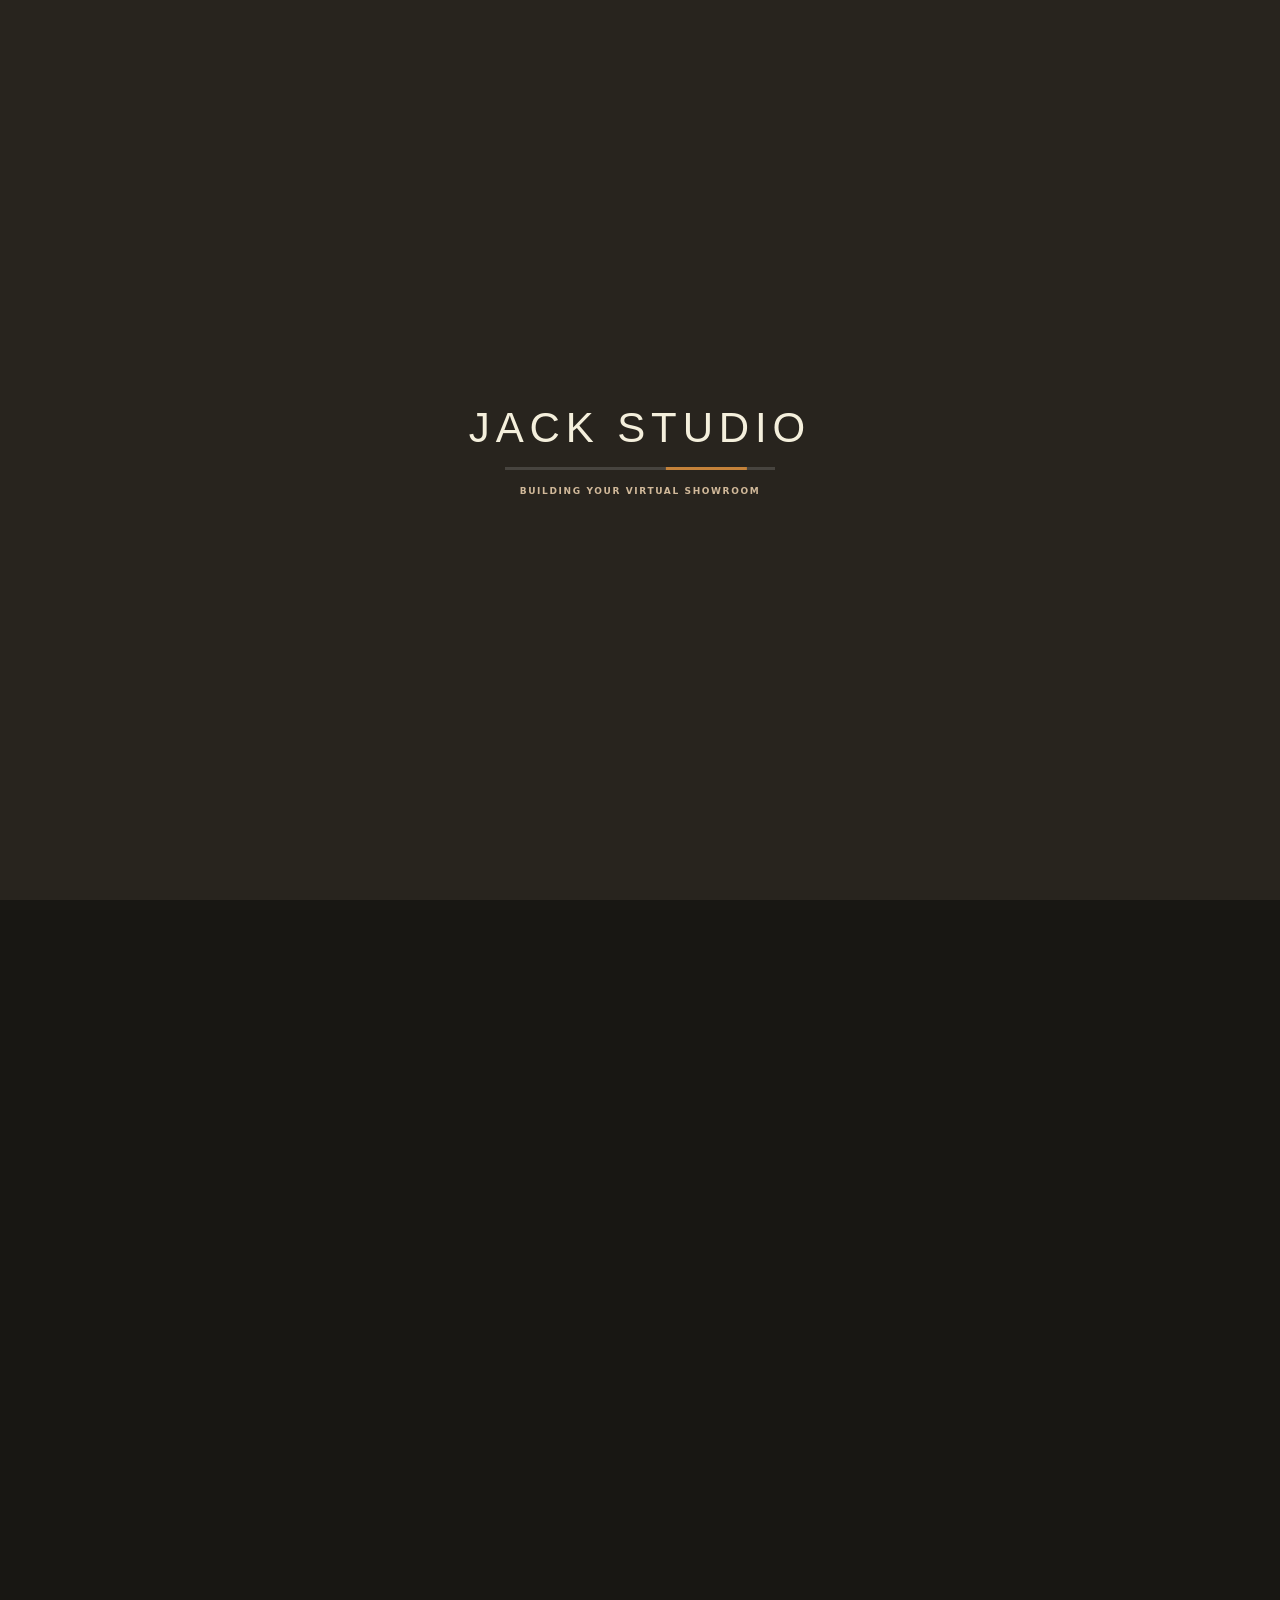
<file: index.html>
<!DOCTYPE html>
<html>
<head>
  <meta charset="UTF-8">
  <title>Jack Studio 3D Showroom</title>
  <meta http-equiv="refresh"
    content="0; url=./JackStudio_Matterport_Concept_V5/">
</head>
<body>
  <a href="./JackStudio_Matterport_Concept_V5/">
    Enter Jack Studio Showroom
  </a>
</body>
</html>
</file>
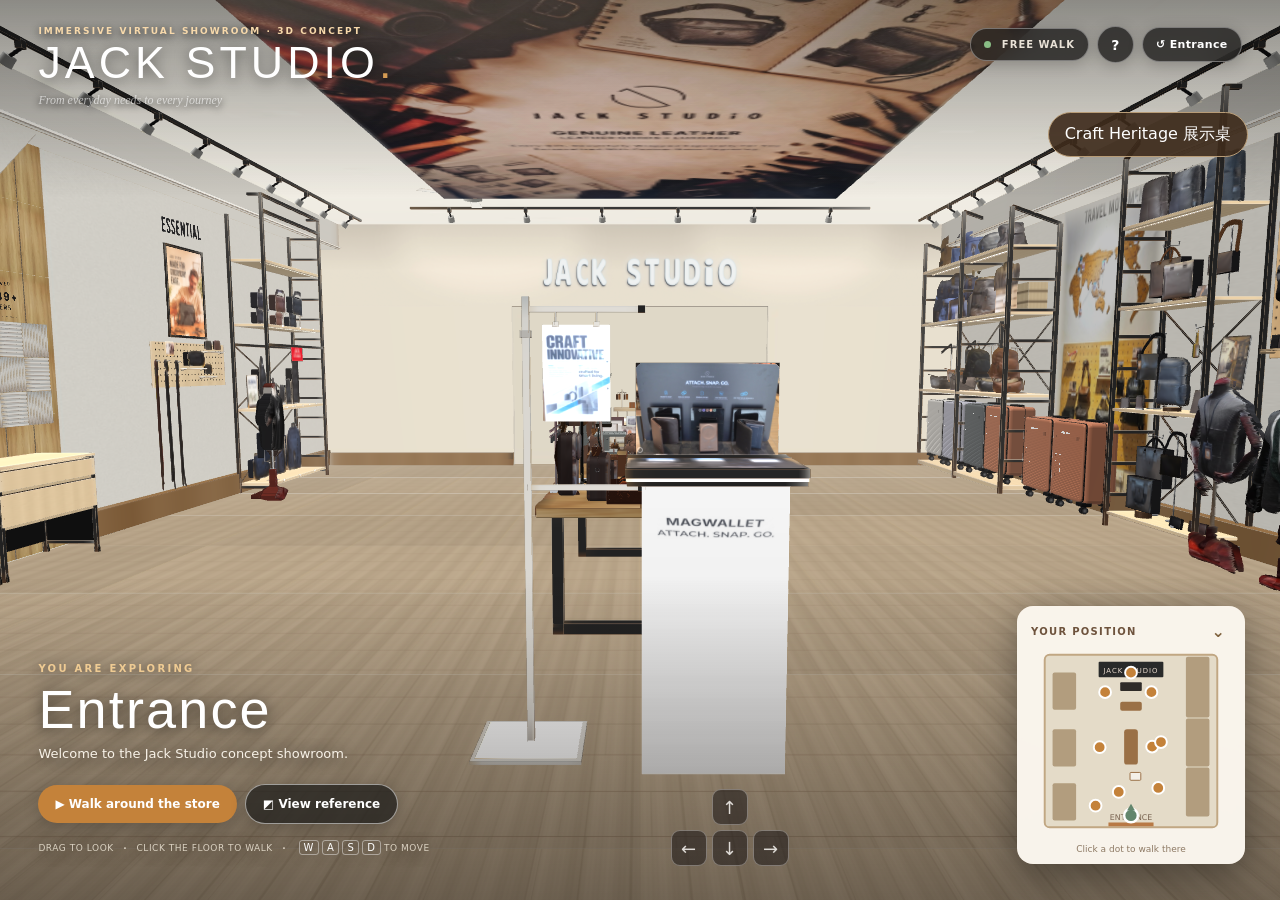
<file: JackStudio_Matterport_Concept_V5/index.html>
<!doctype html>
<html lang="en">
<head>
<meta charset="utf-8"><meta name="viewport" content="width=device-width,initial-scale=1,viewport-fit=cover">
<title>Jack Studio | Immersive 3D Walkthrough Concept</title>
<link rel="stylesheet" href="style.css?v=202611021700">
</head>
<body>
<main id="experience">
  <canvas id="world" aria-label="Interactive three-dimensional showroom"></canvas>
  <div id="shade"></div>
  <div id="navspots"></div>
  <div id="aim"><span></span></div>
  <div class="topbar">
    <div class="brand"><div class="overline">IMMERSIVE VIRTUAL SHOWROOM · 3D CONCEPT</div><div class="wordmark">JACK STUDIO<span class="dot">.</span></div><div class="subtitle">From everyday needs to every journey</div></div>
    <div class="top-controls">
      <span id="status" class="status"><i></i> FREE WALK</span>
      <button id="help" class="glass icon" title="How to explore">?</button>
      <button id="restart" class="glass">↺ <span>Entrance</span></button>
    </div>
  </div>
  <section id="bottom-left">
    <div class="kicker">YOU ARE EXPLORING</div>
    <div id="areaTitle">Entrance</div>
    <div id="areaDescription">Step into the Jack Studio concept store.</div>
    <div class="action-row">
      <button id="autoTour" class="primary">▶ <span>Walk around the store</span></button>
      <button id="stopTour" class="ghost" hidden>■ Stop tour</button>
      <button id="viewPhoto" class="ghost">◩ <span>View reference</span></button>
    </div>
    <div class="hint">DRAG TO LOOK <b>·</b> CLICK THE FLOOR TO WALK <b>·</b> <kbd>W</kbd><kbd>A</kbd><kbd>S</kbd><kbd>D</kbd> TO MOVE</div>
  </section>
  <aside id="mapContainer">
    <div class="mapHeader"><span>YOUR POSITION</span><button id="mapToggle" title="Toggle map">⌄</button></div>
    <svg id="floorMap" viewBox="0 0 204 196" role="img" aria-label="Approximate showroom map and destinations">
      <rect x="14" y="10" width="176" height="176" rx="5" fill="#e4dbc8" stroke="#c1a783" stroke-width="2" />
      <rect x="22" y="28" width="24" height="38" rx="2" fill="#b29d7e"/>
      <rect x="22" y="86" width="24" height="38" rx="2" fill="#b29d7e"/>
      <rect x="22" y="141" width="24" height="38" rx="2" fill="#b29d7e"/>
      <rect x="158" y="12" width="24" height="62" rx="2" fill="#b29d7e"/>
      <rect x="158" y="75" width="24" height="49" rx="2" fill="#b29d7e"/>
      <rect x="158" y="125" width="24" height="50" rx="2" fill="#b29d7e"/>
      <rect x="95" y="86" width="14" height="36" rx="3" fill="#9a7046"/>
      <rect x="101" y="130" width="11" height="8" rx="1" fill="#f4f0e8" stroke="#9a7046"/>
      <rect x="69" y="17" width="66" height="16" rx="1" fill="#292a2a"/>
      <text x="102" y="29" fill="#ebddd1" font-size="7" text-anchor="middle" letter-spacing="1">JACK STUDIO</text>
      <path d="M79 183 H125" stroke="#b87945" stroke-width="4"/>
      <text x="102" y="179" text-anchor="middle" fill="#796451" font-size="8">ENTRANCE</text>
      <rect x="91" y="58" width="22" height="9" rx="2" fill="#9a7046"/>
      <rect x="91" y="38" width="22" height="9" rx="1" fill="#2f2b28"/>
      <g id="mapStops"></g>
      <g id="mapDot"><circle r="7" fill="#63866d" stroke="white" stroke-width="2.5"/><path id="mapPointer" d="M0 -12 L-4 -5 L4 -5Z" fill="#63866d"/></g>
    </svg>
    <div class="mapFooter">Click a dot to walk there</div>
  </aside>
  <nav id="craftViews" hidden aria-label="Craft Heritage views"><button data-craft-view="front">正面</button><button data-craft-view="back">背面</button><button data-craft-view="left">左侧</button><button data-craft-view="right">右侧</button></nav><button id="focusCraft">Craft Heritage 展示桌</button><div id="movementPad"><button data-key="w" class="pad up" aria-label="Forward">↑</button><button data-key="a" class="pad left" aria-label="Left">←</button><button data-key="s" class="pad down" aria-label="Back">↓</button><button data-key="d" class="pad right" aria-label="Right">→</button></div>
  <div id="toast" role="status"></div>
  <div id="loading"><div class="loadbox"><span>JACK STUDIO</span><div class="loadtrack"><i></i></div><small>BUILDING YOUR VIRTUAL SHOWROOM</small></div></div>
  <section id="photoModal" hidden>
    <div class="modal">
      <div class="modalTop"><div><div class="kicker">REFERENCE FROM YOUR PHOTOGRAPHS</div><h2 id="photoTitle">Urban Carry</h2></div><button id="closePhoto">✕ CLOSE</button></div>
      <img id="realPhoto" alt="Actual uploaded Jack Studio showroom photograph">
      <div class="modalBottom"><p>This is one of the original store photos. The surrounding 3D room is a reconstructed concept, not a measured 3D scan.</p><button id="returnRoom">Return to showroom →</button></div>
    </div>
  </section>
  <section id="helpModal" hidden><div class="helpbox"><button id="closeHelp">✕</button><div class="kicker">INTERACTIVE 3D CONCEPT</div><h2>Explore Jack Studio</h2><p>Unlike the previous photo-switching demos, this is a walkable 3D space. Walls, display shelves, islands and products stay in place while you move around them.</p><ul><li><b>Drag</b> to turn your head 360°.</li><li><b>Click the floor</b> to walk through the room.</li><li><b>WASD / ↑↓←→</b> to move and rotate, or use mobile arrows.</li><li><b>Walk around the store</b> to take a guided 3D circuit, without playing any video.</li><li><b>Click white floor markers or the map</b> to walk directly to a display.</li><li><b>View reference</b> to see an actual photo of the corresponding shelf.</li></ul><p class="disclaimer">Concept only: layout, scale, unsupplied angles and product geometry are estimated. Your uploaded photos are incorporated as display textures; this is not a photogrammetry scan or Matterport export.</p><button id="startFromHelp" class="primary">Explore showroom →</button></div></section>
</main>
<script src="assets/atlas-data.js?v=202610311407"></script>
<script src="assets/sprite-data.js?v=202610311407"></script>
<script src="assets/decal-data.js?v=202610311407"></script>
<script src="assets/lightbox-data.js?v=202610311407"></script>
<script src="assets/mannequin-data.js?v=202610311407"></script>
<script src="assets/gift-data.js?v=202610311407"></script>
<script src="assets/heritage-data.js?v=202611021700"></script>
<script src="assets/urban-data.js?v=202610311407"></script>
<script src="assets/pro-data.js?v=202611021800"></script>
<script src="app.js?v=202611021800"></script>
</body>
</html>
</file>
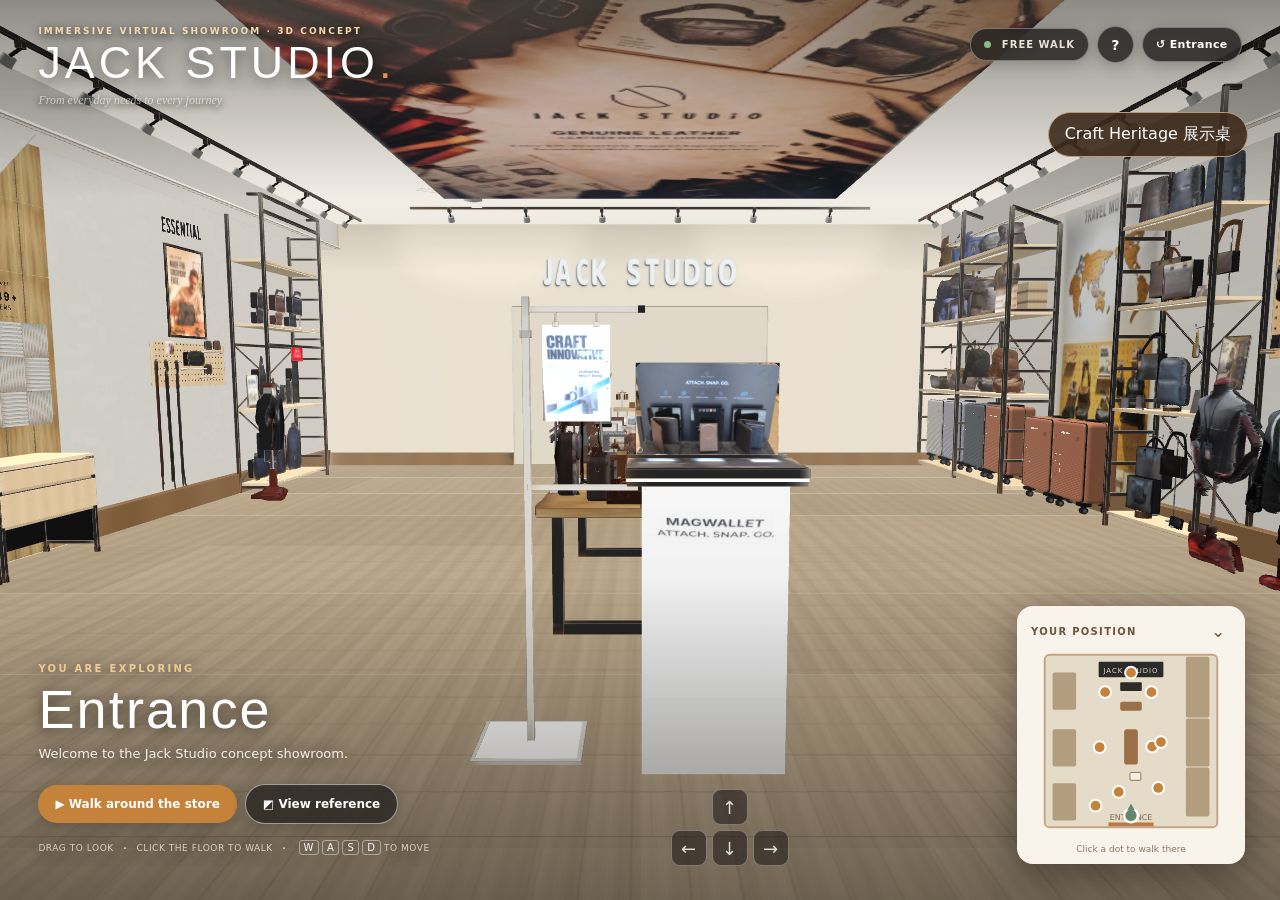
<file: JackStudio_Matterport_Concept_V6/index.html>
<!doctype html>
<html lang="en">
<head>
<meta charset="utf-8"><meta name="viewport" content="width=device-width,initial-scale=1,viewport-fit=cover">
<title>Jack Studio | Immersive 3D Walkthrough Concept</title>
<link rel="stylesheet" href="style.css?v=202611241230">
</head>
<body>
<main id="experience">
  <canvas id="world" aria-label="Interactive three-dimensional showroom"></canvas>
  <div id="shade"></div>
  <div id="navspots"></div>
  <div id="aim"><span></span></div>
  <div class="topbar">
    <div class="brand"><div class="overline">IMMERSIVE VIRTUAL SHOWROOM · 3D CONCEPT</div><div class="wordmark">JACK STUDIO<span class="dot">.</span></div><div class="subtitle">From everyday needs to every journey</div></div>
    <div class="top-controls">
      <span id="status" class="status"><i></i> FREE WALK</span>
      <button id="help" class="glass icon" title="How to explore">?</button>
      <button id="restart" class="glass">↺ <span>Entrance</span></button>
    </div>
  </div>
  <section id="bottom-left">
    <div class="kicker">YOU ARE EXPLORING</div>
    <div id="areaTitle">Entrance</div>
    <div id="areaDescription">Step into the Jack Studio concept store.</div>
    <div class="action-row">
      <button id="autoTour" class="primary">▶ <span>Walk around the store</span></button>
      <button id="stopTour" class="ghost" hidden>■ Stop tour</button>
      <button id="viewPhoto" class="ghost">◩ <span>View reference</span></button>
    </div>
    <div class="hint">DRAG TO LOOK <b>·</b> CLICK THE FLOOR TO WALK <b>·</b> <kbd>W</kbd><kbd>A</kbd><kbd>S</kbd><kbd>D</kbd> TO MOVE</div>
  </section>
  <aside id="mapContainer">
    <div class="mapHeader"><span>YOUR POSITION</span><button id="mapToggle" title="Toggle map">⌄</button></div>
    <svg id="floorMap" viewBox="0 0 204 196" role="img" aria-label="Approximate showroom map and destinations">
      <rect x="14" y="10" width="176" height="176" rx="5" fill="#e4dbc8" stroke="#c1a783" stroke-width="2" />
      <rect x="22" y="28" width="24" height="38" rx="2" fill="#b29d7e"/>
      <rect x="22" y="86" width="24" height="38" rx="2" fill="#b29d7e"/>
      <rect x="22" y="141" width="24" height="38" rx="2" fill="#b29d7e"/>
      <rect x="158" y="12" width="24" height="62" rx="2" fill="#b29d7e"/>
      <rect x="158" y="75" width="24" height="49" rx="2" fill="#b29d7e"/>
      <rect x="158" y="125" width="24" height="50" rx="2" fill="#b29d7e"/>
      <rect x="95" y="86" width="14" height="36" rx="3" fill="#9a7046"/>
      <rect x="101" y="130" width="11" height="8" rx="1" fill="#f4f0e8" stroke="#9a7046"/>
      <rect x="69" y="17" width="66" height="16" rx="1" fill="#292a2a"/>
      <text x="102" y="29" fill="#ebddd1" font-size="7" text-anchor="middle" letter-spacing="1">JACK STUDIO</text>
      <path d="M79 183 H125" stroke="#b87945" stroke-width="4"/>
      <text x="102" y="179" text-anchor="middle" fill="#796451" font-size="8">ENTRANCE</text>
      <rect x="91" y="58" width="22" height="9" rx="2" fill="#9a7046"/>
      <rect x="91" y="38" width="22" height="9" rx="1" fill="#2f2b28"/>
      <g id="mapStops"></g>
      <g id="mapDot"><circle r="7" fill="#63866d" stroke="white" stroke-width="2.5"/><path id="mapPointer" d="M0 -12 L-4 -5 L4 -5Z" fill="#63866d"/></g>
    </svg>
    <div class="mapFooter">Click a dot to walk there</div>
  </aside>
  <nav id="craftViews" hidden aria-label="Craft Heritage views"><button data-craft-view="front">正面</button><button data-craft-view="back">背面</button><button data-craft-view="left">左侧</button><button data-craft-view="right">右侧</button></nav><button id="focusCraft">Craft Heritage 展示桌</button><div id="movementPad"><button data-key="w" class="pad up" aria-label="Forward">↑</button><button data-key="a" class="pad left" aria-label="Left">←</button><button data-key="s" class="pad down" aria-label="Back">↓</button><button data-key="d" class="pad right" aria-label="Right">→</button></div>
  <div id="toast" role="status"></div>
  <div id="loading"><div class="loadbox"><span>JACK STUDIO</span><div class="loadtrack"><i></i></div><small>BUILDING YOUR VIRTUAL SHOWROOM</small></div></div>
  <section id="photoModal" hidden>
    <div class="modal">
      <div class="modalTop"><div><div class="kicker">REFERENCE FROM YOUR PHOTOGRAPHS</div><h2 id="photoTitle">Urban Carry</h2></div><button id="closePhoto">✕ CLOSE</button></div>
      <img id="realPhoto" alt="Actual uploaded Jack Studio showroom photograph">
      <div class="modalBottom"><p>This is one of the original store photos. The surrounding 3D room is a reconstructed concept, not a measured 3D scan.</p><button id="returnRoom">Return to showroom →</button></div>
    </div>
  </section>
  <section id="helpModal" hidden><div class="helpbox"><button id="closeHelp">✕</button><div class="kicker">INTERACTIVE 3D CONCEPT</div><h2>Explore Jack Studio</h2><p>Unlike the previous photo-switching demos, this is a walkable 3D space. Walls, display shelves, islands and products stay in place while you move around them.</p><ul><li><b>Drag</b> to turn your head 360°.</li><li><b>Click the floor</b> to walk through the room.</li><li><b>WASD / ↑↓←→</b> to move and rotate, or use mobile arrows.</li><li><b>Walk around the store</b> to take a guided 3D circuit, without playing any video.</li><li><b>Click white floor markers or the map</b> to walk directly to a display.</li><li><b>View reference</b> to see an actual photo of the corresponding shelf.</li></ul><p class="disclaimer">Concept only: layout, scale, unsupplied angles and product geometry are estimated. Your uploaded photos are incorporated as display textures; this is not a photogrammetry scan or Matterport export.</p><button id="startFromHelp" class="primary">Explore showroom →</button></div></section>
</main>
<script src="assets/atlas-data.js?v=202611241230"></script>
<script src="assets/sprite-data.js?v=202611241230"></script>
<script src="assets/decal-data.js?v=202611241230"></script>
<script src="assets/lightbox-data.js?v=202611241230"></script>
<script src="assets/mannequin-data.js?v=202611241230"></script>
<script src="assets/gift-data.js?v=202611241230"></script>
<script src="assets/heritage-data.js?v=202611241230"></script>
<script src="assets/urban-data.js?v=202611241230"></script>
<script src="assets/pro-data.js?v=202611241230"></script>
<script src="app.js?v=202611241230"></script>
</body>
</html>
</file>
<file: JackStudio_Matterport_Concept_V5/style.css>
:root{--ivory:#F4EFDC;--tan:#C4823A;--sage:#8DA68A;--espresso:#401410}*{box-sizing:border-box}html,body{margin:0;width:100%;height:100%;overflow:hidden;font-family:Inter,ui-sans-serif,system-ui,-apple-system,Segoe UI,sans-serif;background:#181713;color:#fff}button{border:0;cursor:pointer;font:inherit;color:inherit}button:focus-visible{outline:2px solid #fff;outline-offset:3px}[hidden]{display:none!important}#experience{width:100%;height:100dvh;position:relative;overflow:hidden}#world{display:block;width:100%;height:100%;touch-action:none;cursor:grab}#world.dragging{cursor:grabbing}#shade{position:absolute;inset:0;pointer-events:none;background:linear-gradient(180deg,rgba(10,10,9,.45) 0%,transparent 22%,transparent 64%,rgba(20,16,13,.48) 100%)}#navspots{display:none}.navspot{position:absolute;transform:translate(-50%,-50%);pointer-events:auto;border:2px solid #fff;background:rgba(221,176,99,.82);box-shadow:0 0 0 7px #f4efdc30,0 0 23px #0006;width:26px;height:26px;border-radius:100px;color:#401410;display:grid;place-items:center;font-weight:900;line-height:1;transition:transform .2s}.navspot:after{content:attr(data-label);position:absolute;white-space:nowrap;bottom:35px;left:50%;transform:translateX(-50%);background:#2d2925cc;border:1px solid #fff5;color:#fff;border-radius:7px;padding:7px 9px;font-weight:700;font-size:11px;pointer-events:none;opacity:0;transition:opacity .2s}.navspot:hover:after{opacity:1}.navspot:hover{transform:translate(-50%,-50%) scale(1.15)}#aim{position:absolute;left:50%;top:50%;width:6px;height:6px;margin:-3px;border:1px solid #fff9;box-shadow:0 0 10px #000;border-radius:50%;pointer-events:none;opacity:.7}.topbar{position:absolute;top:0;left:0;right:0;padding:26px clamp(18px,3vw,44px);display:flex;align-items:flex-start;justify-content:space-between;pointer-events:none;gap:12px}.topbar>*{pointer-events:auto}.overline{font-size:9px;font-weight:800;letter-spacing:.23em;color:#f7d9ab;text-shadow:0 2px 8px #000}.wordmark{font-family:Impact,'Arial Narrow',sans-serif;font-size:clamp(31px,3.5vw,45px);letter-spacing:.09em;line-height:1.2;text-shadow:0 3px 14px #0008}.dot{color:#d59b53}.subtitle{font-family:Georgia,serif;font-style:italic;font-size:12px;margin-top:3px;color:#fff9;text-shadow:0 2px 7px #000}.top-controls{display:flex;align-items:center;gap:8px}.glass,.status{background:#1e1d1bc9;border:1px solid #ffffff58;border-radius:30px;box-shadow:0 3px 15px #0003;backdrop-filter:blur(13px);padding:10px 13px;font-size:11px;font-weight:800;letter-spacing:.03em;white-space:nowrap}.glass:hover{background:#7a4c2a}.glass.icon{width:37px;height:37px;font-size:14px;padding:0}.status{color:#e9e2d7;font-size:10px;letter-spacing:.1em}.status i{display:inline-block;width:7px;height:7px;margin-right:6px;border-radius:50%;background:#89bd85}#bottom-left{position:absolute;left:clamp(18px,3vw,44px);bottom:clamp(20px,3.5vw,42px);width:min(520px,calc(100vw - 36px));pointer-events:auto;text-shadow:0 2px 15px #000a}.kicker{font-size:10px;letter-spacing:.23em;font-weight:900;color:#efcb93}#areaTitle{font-family:Impact,'Arial Narrow',sans-serif;font-size:clamp(33px,4.5vw,54px);letter-spacing:.04em;line-height:1.05;margin:7px 0}#areaDescription{font-size:13px;color:#f8f2e8;line-height:1.45;max-width:390px;min-height:22px}.action-row{display:flex;align-items:center;gap:8px;margin:17px 0 14px;flex-wrap:wrap}.primary,.ghost{padding:12px 17px;border-radius:100px;font-size:12px;font-weight:800;white-space:nowrap;box-shadow:0 4px 16px #0003}.primary{background:#C4823A;color:#fff}.primary:hover{background:#e1a252}.ghost{background:#1e1d1bbb;color:#fff;border:1px solid #ffffff85}.ghost:hover{background:#fff3;color:#fff}.hint{font-size:9px;letter-spacing:.06em;color:#f6efdfcc;line-height:2}.hint b{padding:0 6px}.hint kbd{font-family:inherit;margin-left:3px;padding:1px 4px;font-size:10px;border:1px solid #ffffff70;border-radius:3px;color:#fff}#mapContainer{position:absolute;right:clamp(15px,3vw,35px);bottom:clamp(20px,3.5vw,36px);border-radius:16px;background:#fbf6eefa;color:#4b3929;box-shadow:0 10px 40px #0006;width:228px;padding:15px 14px 10px;backdrop-filter:blur(10px)}.mapHeader{display:flex;justify-content:space-between;align-items:center;color:#6e533d;font-size:10px;font-weight:800;letter-spacing:.13em}.mapHeader button{font-size:16px;color:#7f613d;background:none}.mapFooter{text-align:center;font-size:9px;color:#8e7a65;padding-top:4px}#floorMap{display:block;width:100%;max-height:259px;margin:3px auto}.map-stop{cursor:pointer}.map-stop circle{fill:#c4823a;stroke:#fff;stroke-width:2}.map-stop:hover circle{fill:#401410}.map-stop text{font-size:7px;fill:#3e2f22;font-weight:800}.map-stop:focus{outline:none}#movementPad{position:absolute;bottom:34px;left:57%;transform:translateX(-50%);display:grid;grid-template-columns:repeat(3,36px);grid-template-rows:repeat(2,36px);gap:5px;opacity:.75}#movementPad button{background:#211d1bc9;border:1px solid #fff6;border-radius:9px;font-size:18px;touch-action:none}#movementPad button:active{background:#C4823A}#movementPad .up{grid-column:2;grid-row:1}#movementPad .left{grid-column:1;grid-row:2}#movementPad .down{grid-column:2;grid-row:2}#movementPad .right{grid-column:3;grid-row:2}#toast{position:absolute;top:120px;left:50%;transform:translateX(-50%);pointer-events:none;background:#1f1b19d9;border:1px solid #fff3;border-radius:30px;color:#fff;padding:9px 14px;font-size:12px;opacity:0;transition:opacity .25s;white-space:nowrap}#toast.show{opacity:1}#loading{position:absolute;inset:0;display:grid;place-items:center;background:#28241e;z-index:50}.loadbox{text-align:center}.loadbox span{font:42px Impact,'Arial Narrow',sans-serif;letter-spacing:.14em;color:#f4efdc}.loadbox small{display:block;margin-top:16px;color:#d1b99a;font-weight:800;font-size:9px;letter-spacing:.18em}.loadtrack{width:270px;height:3px;margin:15px auto 0;background:#ffffff25}.loadtrack i{display:block;width:30%;height:100%;background:#c4823a;animation:loading 1.8s linear infinite}@keyframes loading{to{transform:translateX(220px)}}#photoModal,#helpModal{position:absolute;z-index:30;inset:0;background:#141313e8;backdrop-filter:blur(12px);padding:20px;display:grid;place-items:center}.modal{width:min(1060px,100%);max-height:92vh;background:#f4efe6;color:#33291e;border-radius:18px;overflow:hidden;display:flex;flex-direction:column}.modalTop,.modalBottom{display:flex;align-items:center;justify-content:space-between;gap:20px;padding:16px 22px}.modalTop{border-bottom:1px solid #ddd3c4}.modalTop .kicker{color:#aa6e2f}.modalTop h2{margin:6px 0 0;font:32px Impact,Arial,sans-serif;letter-spacing:.05em}.modalTop button,.modalBottom button{background:#3f2c1b;border-radius:30px;padding:10px 14px;font-size:11px;font-weight:800;white-space:nowrap}.modal #realPhoto{display:block;width:100%;height:auto;max-height:68vh;object-fit:contain;background:#181818}.modalBottom p{font-size:11px;line-height:1.5;color:#766a5d;margin:0}.helpbox{max-width:580px;background:#faf4e8;color:#352b23;border-radius:19px;padding:36px;position:relative;box-shadow:0 20px 80px #0008}.helpbox h2{font:42px Impact,sans-serif;margin:10px 0}.helpbox p,.helpbox li{font-size:13px;line-height:1.7;color:#665b4e}.helpbox ul{padding-left:19px}.helpbox .kicker{color:#bf8545}.helpbox .disclaimer{padding:12px;background:#eee4d3;border-radius:7px;font-size:12px}.helpbox #closeHelp{position:absolute;right:20px;top:18px;background:none;color:#3d3329;font-size:18px}.helpbox .primary{margin-top:9px}@media(max-width:900px){#movementPad{left:50%;bottom:134px}#mapContainer{width:175px;bottom:20px;right:13px;padding:8px}#bottom-left{bottom:19px;width:calc(100% - 215px)}.hint{display:none}.status{display:none}.action-row{margin:9px 0 3px}.primary,.ghost{padding:10px 12px;font-size:11px}}@media(max-width:600px){.topbar{padding:17px}.top-controls{gap:4px}.glass{padding:10px;font-size:10px}.glass span{display:none}.overline{font-size:8px;letter-spacing:.12em}.wordmark{font-size:30px}.subtitle{font-size:10px}#bottom-left{left:16px;bottom:17px;width:calc(100% - 34px);padding-right:143px}#areaTitle{font-size:29px}#areaDescription{font-size:11px}.action-row{gap:6px;max-width:200px}.action-row button{font-size:10px;padding:9px 11px}#mapContainer{width:132px;bottom:17px;right:9px;border-radius:10px;padding:8px}#floorMap{max-height:190px}.mapHeader{font-size:8px}.mapFooter{font-size:8px}#movementPad{bottom:118px;left:47%;transform:translateX(-50%) scale(.86)}.modalTop,.modalBottom{padding:12px}.modalTop h2{font-size:24px}.modalBottom{display:block}.modalBottom button{margin-top:10px}.helpbox{padding:25px;max-height:88vh;overflow:auto}}@media(max-height:610px){#mapContainer{width:140px}#floorMap{max-height:150px}#movementPad{display:grid;bottom:14px;transform:translateX(-50%) scale(.82);transform-origin:50% 100%}.subtitle{display:none}}
#focusCraft{position:absolute;top:112px;right:32px;background:#3e2b1ce8;border:1px solid #b89c77;border-radius:30px;padding:11px 16px;z-index:10;color:#fff}#craftViews{position:absolute;top:158px;right:32px;display:flex;gap:5px;z-index:10}#craftViews[hidden]{display:none}#craftViews button{padding:8px 13px;background:#443425de;border-radius:18px;color:#fff;border:1px solid #a18a6f}#craftViews button[aria-pressed=true]{background:#b5793e}body:has(#craftViews:not([hidden])) #mapContainer{display:none}body:has(#craftViews:not([hidden])) #bottom-left{bottom:18px}body:has(#craftViews:not([hidden])) #areaTitle{font-size:30px}body:has(#craftViews:not([hidden])) #areaDescription{display:none}@media(max-width:600px){#focusCraft{top:90px;right:14px}#craftViews{top:133px;right:14px}}
body:has(#craftViews:not([hidden])) #navspots{display:none}
</file>
<file: JackStudio_Matterport_Concept_V6/style.css>
:root{--ivory:#F4EFDC;--tan:#C4823A;--sage:#8DA68A;--espresso:#401410}*{box-sizing:border-box}html,body{margin:0;width:100%;height:100%;overflow:hidden;font-family:Inter,ui-sans-serif,system-ui,-apple-system,Segoe UI,sans-serif;background:#181713;color:#fff}button{border:0;cursor:pointer;font:inherit;color:inherit}button:focus-visible{outline:2px solid #fff;outline-offset:3px}[hidden]{display:none!important}#experience{width:100%;height:100dvh;position:relative;overflow:hidden}#world{display:block;width:100%;height:100%;touch-action:none;cursor:grab}#world.dragging{cursor:grabbing}#shade{position:absolute;inset:0;pointer-events:none;background:linear-gradient(180deg,rgba(10,10,9,.45) 0%,transparent 22%,transparent 64%,rgba(20,16,13,.48) 100%)}#navspots{display:none}.navspot{position:absolute;transform:translate(-50%,-50%);pointer-events:auto;border:2px solid #fff;background:rgba(221,176,99,.82);box-shadow:0 0 0 7px #f4efdc30,0 0 23px #0006;width:26px;height:26px;border-radius:100px;color:#401410;display:grid;place-items:center;font-weight:900;line-height:1;transition:transform .2s}.navspot:after{content:attr(data-label);position:absolute;white-space:nowrap;bottom:35px;left:50%;transform:translateX(-50%);background:#2d2925cc;border:1px solid #fff5;color:#fff;border-radius:7px;padding:7px 9px;font-weight:700;font-size:11px;pointer-events:none;opacity:0;transition:opacity .2s}.navspot:hover:after{opacity:1}.navspot:hover{transform:translate(-50%,-50%) scale(1.15)}#aim{position:absolute;left:50%;top:50%;width:6px;height:6px;margin:-3px;border:1px solid #fff9;box-shadow:0 0 10px #000;border-radius:50%;pointer-events:none;opacity:.7}.topbar{position:absolute;top:0;left:0;right:0;padding:26px clamp(18px,3vw,44px);display:flex;align-items:flex-start;justify-content:space-between;pointer-events:none;gap:12px}.topbar>*{pointer-events:auto}.overline{font-size:9px;font-weight:800;letter-spacing:.23em;color:#f7d9ab;text-shadow:0 2px 8px #000}.wordmark{font-family:Impact,'Arial Narrow',sans-serif;font-size:clamp(31px,3.5vw,45px);letter-spacing:.09em;line-height:1.2;text-shadow:0 3px 14px #0008}.dot{color:#d59b53}.subtitle{font-family:Georgia,serif;font-style:italic;font-size:12px;margin-top:3px;color:#fff9;text-shadow:0 2px 7px #000}.top-controls{display:flex;align-items:center;gap:8px}.glass,.status{background:#1e1d1bc9;border:1px solid #ffffff58;border-radius:30px;box-shadow:0 3px 15px #0003;backdrop-filter:blur(13px);padding:10px 13px;font-size:11px;font-weight:800;letter-spacing:.03em;white-space:nowrap}.glass:hover{background:#7a4c2a}.glass.icon{width:37px;height:37px;font-size:14px;padding:0}.status{color:#e9e2d7;font-size:10px;letter-spacing:.1em}.status i{display:inline-block;width:7px;height:7px;margin-right:6px;border-radius:50%;background:#89bd85}#bottom-left{position:absolute;left:clamp(18px,3vw,44px);bottom:clamp(20px,3.5vw,42px);width:min(520px,calc(100vw - 36px));pointer-events:auto;text-shadow:0 2px 15px #000a}.kicker{font-size:10px;letter-spacing:.23em;font-weight:900;color:#efcb93}#areaTitle{font-family:Impact,'Arial Narrow',sans-serif;font-size:clamp(33px,4.5vw,54px);letter-spacing:.04em;line-height:1.05;margin:7px 0}#areaDescription{font-size:13px;color:#f8f2e8;line-height:1.45;max-width:390px;min-height:22px}.action-row{display:flex;align-items:center;gap:8px;margin:17px 0 14px;flex-wrap:wrap}.primary,.ghost{padding:12px 17px;border-radius:100px;font-size:12px;font-weight:800;white-space:nowrap;box-shadow:0 4px 16px #0003}.primary{background:#C4823A;color:#fff}.primary:hover{background:#e1a252}.ghost{background:#1e1d1bbb;color:#fff;border:1px solid #ffffff85}.ghost:hover{background:#fff3;color:#fff}.hint{font-size:9px;letter-spacing:.06em;color:#f6efdfcc;line-height:2}.hint b{padding:0 6px}.hint kbd{font-family:inherit;margin-left:3px;padding:1px 4px;font-size:10px;border:1px solid #ffffff70;border-radius:3px;color:#fff}#mapContainer{position:absolute;right:clamp(15px,3vw,35px);bottom:clamp(20px,3.5vw,36px);border-radius:16px;background:#fbf6eefa;color:#4b3929;box-shadow:0 10px 40px #0006;width:228px;padding:15px 14px 10px;backdrop-filter:blur(10px)}.mapHeader{display:flex;justify-content:space-between;align-items:center;color:#6e533d;font-size:10px;font-weight:800;letter-spacing:.13em}.mapHeader button{font-size:16px;color:#7f613d;background:none}.mapFooter{text-align:center;font-size:9px;color:#8e7a65;padding-top:4px}#floorMap{display:block;width:100%;max-height:259px;margin:3px auto}.map-stop{cursor:pointer}.map-stop circle{fill:#c4823a;stroke:#fff;stroke-width:2}.map-stop:hover circle{fill:#401410}.map-stop text{font-size:7px;fill:#3e2f22;font-weight:800}.map-stop:focus{outline:none}#movementPad{position:absolute;bottom:34px;left:57%;transform:translateX(-50%);display:grid;grid-template-columns:repeat(3,36px);grid-template-rows:repeat(2,36px);gap:5px;opacity:.75}#movementPad button{background:#211d1bc9;border:1px solid #fff6;border-radius:9px;font-size:18px;touch-action:none}#movementPad button:active{background:#C4823A}#movementPad .up{grid-column:2;grid-row:1}#movementPad .left{grid-column:1;grid-row:2}#movementPad .down{grid-column:2;grid-row:2}#movementPad .right{grid-column:3;grid-row:2}#toast{position:absolute;top:120px;left:50%;transform:translateX(-50%);pointer-events:none;background:#1f1b19d9;border:1px solid #fff3;border-radius:30px;color:#fff;padding:9px 14px;font-size:12px;opacity:0;transition:opacity .25s;white-space:nowrap}#toast.show{opacity:1}#loading{position:absolute;inset:0;display:grid;place-items:center;background:#28241e;z-index:50}.loadbox{text-align:center}.loadbox span{font:42px Impact,'Arial Narrow',sans-serif;letter-spacing:.14em;color:#f4efdc}.loadbox small{display:block;margin-top:16px;color:#d1b99a;font-weight:800;font-size:9px;letter-spacing:.18em}.loadtrack{width:270px;height:3px;margin:15px auto 0;background:#ffffff25}.loadtrack i{display:block;width:30%;height:100%;background:#c4823a;animation:loading 1.8s linear infinite}@keyframes loading{to{transform:translateX(220px)}}#photoModal,#helpModal{position:absolute;z-index:30;inset:0;background:#141313e8;backdrop-filter:blur(12px);padding:20px;display:grid;place-items:center}.modal{width:min(1060px,100%);max-height:92vh;background:#f4efe6;color:#33291e;border-radius:18px;overflow:hidden;display:flex;flex-direction:column}.modalTop,.modalBottom{display:flex;align-items:center;justify-content:space-between;gap:20px;padding:16px 22px}.modalTop{border-bottom:1px solid #ddd3c4}.modalTop .kicker{color:#aa6e2f}.modalTop h2{margin:6px 0 0;font:32px Impact,Arial,sans-serif;letter-spacing:.05em}.modalTop button,.modalBottom button{background:#3f2c1b;border-radius:30px;padding:10px 14px;font-size:11px;font-weight:800;white-space:nowrap}.modal #realPhoto{display:block;width:100%;height:auto;max-height:68vh;object-fit:contain;background:#181818}.modalBottom p{font-size:11px;line-height:1.5;color:#766a5d;margin:0}.helpbox{max-width:580px;background:#faf4e8;color:#352b23;border-radius:19px;padding:36px;position:relative;box-shadow:0 20px 80px #0008}.helpbox h2{font:42px Impact,sans-serif;margin:10px 0}.helpbox p,.helpbox li{font-size:13px;line-height:1.7;color:#665b4e}.helpbox ul{padding-left:19px}.helpbox .kicker{color:#bf8545}.helpbox .disclaimer{padding:12px;background:#eee4d3;border-radius:7px;font-size:12px}.helpbox #closeHelp{position:absolute;right:20px;top:18px;background:none;color:#3d3329;font-size:18px}.helpbox .primary{margin-top:9px}@media(max-width:900px){#movementPad{left:50%;bottom:134px}#mapContainer{width:175px;bottom:20px;right:13px;padding:8px}#bottom-left{bottom:19px;width:calc(100% - 215px)}.hint{display:none}.status{display:none}.action-row{margin:9px 0 3px}.primary,.ghost{padding:10px 12px;font-size:11px}}@media(max-width:600px){.topbar{padding:17px}.top-controls{gap:4px}.glass{padding:10px;font-size:10px}.glass span{display:none}.overline{font-size:8px;letter-spacing:.12em}.wordmark{font-size:30px}.subtitle{font-size:10px}#bottom-left{left:16px;bottom:17px;width:calc(100% - 34px);padding-right:143px}#areaTitle{font-size:29px}#areaDescription{font-size:11px}.action-row{gap:6px;max-width:200px}.action-row button{font-size:10px;padding:9px 11px}#mapContainer{width:132px;bottom:17px;right:9px;border-radius:10px;padding:8px}#floorMap{max-height:190px}.mapHeader{font-size:8px}.mapFooter{font-size:8px}#movementPad{bottom:118px;left:47%;transform:translateX(-50%) scale(.86)}.modalTop,.modalBottom{padding:12px}.modalTop h2{font-size:24px}.modalBottom{display:block}.modalBottom button{margin-top:10px}.helpbox{padding:25px;max-height:88vh;overflow:auto}}@media(max-height:610px){#mapContainer{width:140px}#floorMap{max-height:150px}#movementPad{display:grid;bottom:14px;transform:translateX(-50%) scale(.82);transform-origin:50% 100%}.subtitle{display:none}}
#focusCraft{position:absolute;top:112px;right:32px;background:#3e2b1ce8;border:1px solid #b89c77;border-radius:30px;padding:11px 16px;z-index:10;color:#fff}#craftViews{position:absolute;top:158px;right:32px;display:flex;gap:5px;z-index:10}#craftViews[hidden]{display:none}#craftViews button{padding:8px 13px;background:#443425de;border-radius:18px;color:#fff;border:1px solid #a18a6f}#craftViews button[aria-pressed=true]{background:#b5793e}body:has(#craftViews:not([hidden])) #mapContainer{display:none}body:has(#craftViews:not([hidden])) #bottom-left{bottom:18px}body:has(#craftViews:not([hidden])) #areaTitle{font-size:30px}body:has(#craftViews:not([hidden])) #areaDescription{display:none}@media(max-width:600px){#focusCraft{top:90px;right:14px}#craftViews{top:133px;right:14px}}
body:has(#craftViews:not([hidden])) #navspots{display:none}
</file>
